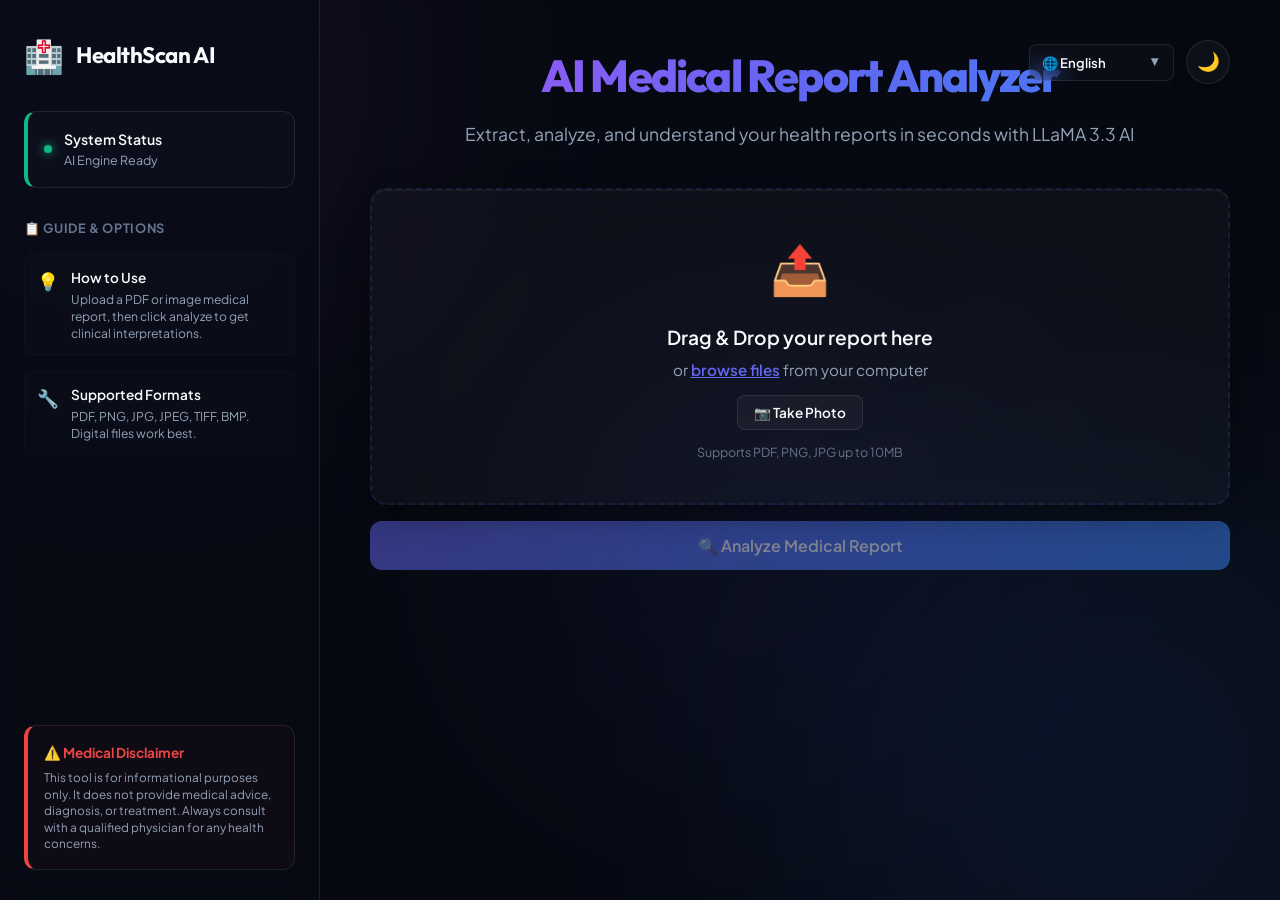
<file: public/index.html>
<!DOCTYPE html>
<html lang="en">
<head>
    <meta charset="UTF-8">
    <meta name="viewport" content="width=device-width, initial-scale=1.0">
    <title>AI Medical Report Analyzer</title>
    <!-- Google Fonts -->
    <link rel="preconnect" href="https://fonts.googleapis.com">
    <link rel="preconnect" href="https://fonts.gstatic.com" crossorigin>
    <link href="https://fonts.googleapis.com/css2?family=Outfit:wght@300;400;500;600;700;800&family=Plus+Jakarta+Sans:wght@300;400;500;600;700;800&display=swap" rel="stylesheet">
    <!-- CSS stylesheet link -->
    <link rel="stylesheet" href="/static/style.css">
</head>
<body>
    <div class="app-container">
        <!-- Ambient Background Glows -->
        <div class="glowing-orb orb-1"></div>
        <div class="glowing-orb orb-2"></div>
        <div class="glowing-orb orb-3"></div>

        <!-- Sidebar -->
        <aside class="sidebar">
            <div class="sidebar-header">
                <span class="icon">🏥</span>
                <h2>HealthScan AI</h2>
            </div>
            
            <div class="sidebar-card status-card">
                <span class="status-indicator"></span>
                <div>
                    <h4>System Status</h4>
                    <p>AI Engine Ready</p>
                </div>
            </div>

            <nav class="sidebar-nav">
                <h3>📋 Guide & Options</h3>
                <div class="nav-item">
                    <span class="nav-icon">💡</span>
                    <div>
                        <h4>How to Use</h4>
                        <p>Upload a PDF or image medical report, then click analyze to get clinical interpretations.</p>
                    </div>
                </div>
                <div class="nav-item">
                    <span class="nav-icon">🔧</span>
                    <div>
                        <h4>Supported Formats</h4>
                        <p>PDF, PNG, JPG, JPEG, TIFF, BMP. Digital files work best.</p>
                    </div>
                </div>
            </nav>

            <div class="sidebar-card disclaimer-card">
                <h4>⚠️ Medical Disclaimer</h4>
                <p>This tool is for informational purposes only. It does not provide medical advice, diagnosis, or treatment. Always consult with a qualified physician for any health concerns.</p>
            </div>
        </aside>

        <!-- Main Content Area -->
        <main class="main-content">
            <!-- Top Controls (Theme & Language) -->
            <div class="theme-toggle-wrapper">
                <div class="select-wrapper language-dropdown-wrapper">
                    <select id="languageSelect" class="form-select language-select-header">
                        <option value="English" selected>🌐 English</option>
                        <option value="Hindi">हिंदी (Hindi)</option>
                        <option value="Telugu">తెలుగు (Telugu)</option>
                        <option value="Tamil">தமிழ் (Tamil)</option>
                        <option value="Kannada">ಕನ್ನಡ (Kannada)</option>
                        <option value="Malayalam">മലയാളം (Malayalam)</option>
                        <option value="Bengali">বাংলা (Bengali)</option>
                        <option value="Marathi">मराठी (Marathi)</option>
                        <option value="Gujarati">ગુજરાતી (Gujarati)</option>
                    </select>
                </div>
                <button class="theme-btn" id="themeToggleBtn" title="Toggle Theme">
                    <span class="theme-btn-icon">🌙</span>
                </button>
            </div>

            <header class="app-header">
                <h1 class="gradient-text">AI Medical Report Analyzer</h1>
                <p class="subtitle">Extract, analyze, and understand your health reports in seconds with LLaMA 3.3 AI</p>
            </header>

            <section class="upload-section">
                <div class="glass-card upload-container" id="dropzone">
                    <input type="file" id="fileInput" accept=".pdf,.png,.jpg,.jpeg,.tiff,.bmp" style="display: none;">
                    <input type="file" id="cameraInput" accept="image/*" capture="environment" style="display: none;">
                    <div class="upload-icon">📤</div>
                    <h3>Drag & Drop your report here</h3>
                    <p>or <span class="browse-btn" id="browseBtn">browse files</span> from your computer</p>
                    <div class="camera-btn-wrapper" style="margin-top: 12px; margin-bottom: 8px;">
                        <button type="button" class="btn btn-secondary camera-btn-trigger" id="cameraBtn" style="width: auto; padding: 8px 16px; font-size: 0.85rem; border-radius: 8px; display: inline-flex; align-items: center; gap: 6px;">
                            <span>📷 Take Photo</span>
                        </button>
                    </div>
                    <span class="file-limits">Supports PDF, PNG, JPG up to 10MB</span>
                </div>

                <!-- Selected File Card -->
                <div class="glass-card file-card" id="fileCard" style="display: none;">
                    <div class="file-info-header">
                        <span class="file-icon" id="fileIcon">📄</span>
                        <div class="file-metadata">
                            <h4 id="fileName">report.pdf</h4>
                            <p id="fileSize">0.00 KB</p>
                        </div>
                        <button class="remove-file-btn" id="removeFileBtn" title="Remove file">&times;</button>
                    </div>
                </div>

                <!-- Action Button -->
                <button class="btn btn-primary" id="analyzeBtn" disabled>
                    <span class="btn-text">🔍 Analyze Medical Report</span>
                    <span class="btn-loader" style="display: none;">
                        <span class="spinner"></span>
                        <span class="loader-text" id="loaderText">Processing...</span>
                    </span>
                </button>
            </section>

            <!-- Results Dashboard (Hidden initially) -->
            <section class="results-section" id="resultsSection" style="display: none;">
                <div class="section-title-wrapper">
                    <span class="badge">Success</span>
                    <h2>📊 Clinical Analysis Dashboard</h2>
                </div>

                <!-- Dashboard Counters metrics row -->
                <div class="metrics-row" id="metricsRow">
                    <div class="glass-card metric-card">
                        <div class="metric-icon alert-icon">⚠️</div>
                        <div class="metric-data">
                            <span class="metric-num" id="metricConditions">0</span>
                            <span class="metric-label">Conditions Found</span>
                        </div>
                    </div>
                    <div class="glass-card metric-card">
                        <div class="metric-icon doctor-icon">👨‍⚕️</div>
                        <div class="metric-data">
                            <span class="metric-num" id="metricSpecialist">None</span>
                            <span class="metric-label">Specialist Needed</span>
                        </div>
                    </div>
                    <div class="glass-card metric-card">
                        <div class="metric-icon action-icon">⚡</div>
                        <div class="metric-data">
                            <span class="metric-num" id="metricActions">0</span>
                            <span class="metric-label">Immediate Actions</span>
                        </div>
                    </div>
                </div>

                <div class="dashboard-grid">
                    <!-- Left Panel: Summary & Specialist -->
                    <div class="grid-col-left">
                        <!-- Overall Severity Card -->
                        <div class="severity-card" id="severityCard">
                            <div class="severity-badge-wrapper">
                                <span class="severity-badge" id="overallSeverityLevel">MODERATE</span>
                            </div>
                            <h3 id="severityTitle">Severity Assessment</h3>
                            <p id="severityExplanation">Explanation of findings...</p>
                        </div>

                        <!-- Specialist Recommendation Card -->
                        <div class="glass-card doctor-card">
                            <h3>🏥 Specialist Consultation</h3>
                            <div class="doctor-details">
                                <div class="detail-item">
                                    <span class="detail-label">Recommended Practitioner</span>
                                    <span class="detail-value" id="doctorSpecialist">Endocrinologist</span>
                                </div>
                                <div class="detail-item">
                                    <span class="detail-label">Time Frame</span>
                                    <span class="detail-value warning" id="doctorTimeline">Soon</span>
                                </div>
                            </div>
                            <div class="doctor-reason">
                                <span class="detail-label">Reason for Consultation</span>
                                <p id="doctorReason">Explanation why this doctor is recommended.</p>
                            </div>
                        </div>

                        <!-- Connections Card -->
                        <div class="glass-card connections-card">
                            <h3>🔗 Condition Connections</h3>
                            <p id="connectionsText">How these health factors connect to each other...</p>
                        </div>
                    </div>

                    <!-- Right Panel: Tabs for Details -->
                    <div class="grid-col-right glass-card results-details-card">
                        <!-- Tab Headers -->
                        <div class="tab-list">
                            <button class="tab-btn active" data-tab="tab-diagnosis">🔍 Diagnosis</button>
                            <button class="tab-btn" data-tab="tab-diet">🥗 Diet & Nutrition</button>
                            <button class="tab-btn" data-tab="tab-lifestyle">🛡️ Habits & Lifestyle</button>
                            <button class="tab-btn" data-tab="tab-treatment">💊 Care & Timeline</button>
                        </div>

                        <!-- Tab Panes -->
                        <div class="tab-content">
                            <!-- Tab: Diagnosis -->
                            <div class="tab-pane active" id="tab-diagnosis">
                                <h3>Health Problems Found</h3>
                                <div class="problems-container" id="problemsList">
                                    <!-- Dynamic problem cards will render here -->
                                </div>
                            </div>

                            <!-- Tab: Diet & Nutrition -->
                            <div class="tab-pane" id="tab-diet">
                                <h3>Dietary Guidance</h3>
                                <div class="diet-grid">
                                    <div class="diet-card helpful">
                                        <h4>🟢 Foods to Include</h4>
                                        <ul id="helpfulFoodsList" class="icon-list check-list">
                                            <!-- Dynamic items -->
                                        </ul>
                                    </div>
                                    <div class="diet-card avoid">
                                        <h4>🔴 Foods to Avoid</h4>
                                        <ul id="avoidFoodsList" class="icon-list cross-list">
                                            <!-- Dynamic items -->
                                        </ul>
                                    </div>
                                </div>
                                <div class="diet-tips-section" id="dietTipsWrapper">
                                    <h4>💡 Diet & Eating Tips</h4>
                                    <ul id="dietTipsList" class="bullet-list">
                                        <!-- Dynamic items -->
                                    </ul>
                                </div>
                            </div>

                            <!-- Tab: Habits & Lifestyle -->
                            <div class="tab-pane" id="tab-lifestyle">
                                <h3>Habits & Lifestyle Actions</h3>
                                <div class="lifestyle-section">
                                    <h4>🚨 Immediate Actions Required</h4>
                                    <ul id="immediateActionsList" class="action-check-list">
                                        <!-- Dynamic items -->
                                    </ul>
                                </div>
                                <div class="lifestyle-section">
                                    <h4>🏃 Daily Changes & Habits</h4>
                                    <ul id="dailyChangesList" class="bullet-list">
                                        <!-- Dynamic items -->
                                    </ul>
                                </div>
                                <div class="lifestyle-section">
                                    <h4>⚠️ Activities to Avoid / Careful With</h4>
                                    <ul id="precautionsList" class="warning-list">
                                        <!-- Dynamic items -->
                                    </ul>
                                </div>
                            </div>

                            <!-- Tab: Care & Timeline -->
                            <div class="tab-pane" id="tab-treatment">
                                <h3>Care Expectations & Timeline</h3>
                                <div class="care-block">
                                    <h4>💊 Expected Treatment Protocols</h4>
                                    <ul id="treatmentList" class="bullet-list">
                                        <!-- Dynamic items -->
                                    </ul>
                                </div>
                                <div class="care-block">
                                    <h4>📅 Recommended Monitoring & Follow-up</h4>
                                    <ul id="followUpList" class="timeline-list">
                                        <!-- Dynamic items -->
                                    </ul>
                                </div>
                            </div>
                        </div>
                    </div>
                </div>

                <!-- Footer Dashboard Controls -->
                <div class="dashboard-footer">
                    <button class="btn btn-secondary" id="printReportBtn">🖨️ Print / Save PDF Summary</button>
                    <button class="btn btn-secondary" id="rawReportDownloadBtn">💾 Download Analysis Data</button>
                </div>
            </section>
        </main>
    </div>

    <!-- Camera Capture Modal -->
    <div class="camera-modal" id="cameraModal" style="display: none;">
        <div class="camera-modal-content glass-card">
            <div class="camera-modal-header">
                <h3>📷 Take Photo with Camera</h3>
                <button class="close-modal-btn" id="closeCameraBtn" aria-label="Close modal">&times;</button>
            </div>
            <div class="camera-modal-body">
                <div class="video-container" id="videoContainer">
                    <video id="webcamVideo" autoplay playsinline muted></video>
                    <div class="camera-placeholder" id="cameraPlaceholder">
                        <span class="placeholder-icon">📷</span>
                        <p>Waiting for camera access...</p>
                    </div>
                </div>
                <div class="preview-container" id="cameraPreviewContainer" style="display: none;">
                    <canvas id="capturedCanvas" style="display: none;"></canvas>
                    <img id="capturedImage" alt="Captured report snapshot">
                </div>
                <div class="select-wrapper camera-select-wrapper" id="cameraSelectWrapper" style="display: none;">
                    <select id="cameraSelect" class="form-select">
                        <option value="">Default Camera</option>
                    </select>
                </div>
            </div>
            <div class="camera-modal-footer">
                <button class="btn btn-secondary" id="cancelCaptureBtn">Cancel</button>
                <button class="btn btn-primary" id="capturePhotoBtn">
                    <span>📸 Capture Photo</span>
                </button>
                <button class="btn btn-primary" id="usePhotoBtn" style="display: none;">
                    <span>✔️ Use Photo</span>
                </button>
                <button class="btn btn-secondary" id="retakePhotoBtn" style="display: none;">
                    <span>🔄 Retake</span>
                </button>
            </div>
        </div>
    </div>

    <!-- main.js link -->
    <script src="/static/main.js"></script>
</body>
</html>
</file>
<file: static/style.css>
/* CSS Design System for HealthScan AI Dashboard */

:root {
    /* Color Tokens (Dark Mode Default) */
    --bg-base: #060911;
    --bg-sidebar: rgba(8, 12, 22, 0.65);
    --bg-surface: rgba(255, 255, 255, 0.03);
    --bg-surface-hover: rgba(255, 255, 255, 0.06);
    --border-color: rgba(255, 255, 255, 0.09);
    --border-color-hover: rgba(255, 255, 255, 0.18);
    
    --text-primary: #f8fafc;
    --text-secondary: #94a3b8;
    --text-muted: #64748b;
    --shadow-color: rgba(0, 0, 0, 0.4);
    
    /* Brand Gradients */
    --brand-primary: #6366f1;
    --brand-secondary: #3b82f6;
    --brand-accent: #a855f7;
    --primary-gradient: linear-gradient(135deg, #a855f7 0%, #6366f1 50%, #3b82f6 100%);
    --card-gradient: linear-gradient(135deg, rgba(255, 255, 255, 0.04) 0%, rgba(255, 255, 255, 0.01) 100%);
    
    /* Severity Colors */
    --normal-color: #10b981;
    --normal-gradient: linear-gradient(135deg, rgba(16, 185, 129, 0.15) 0%, rgba(16, 185, 129, 0.03) 100%);
    
    --mild-color: #f59e0b;
    --mild-gradient: linear-gradient(135deg, rgba(245, 158, 11, 0.15) 0%, rgba(245, 158, 11, 0.03) 100%);
    
    --moderate-color: #f97316;
    --moderate-gradient: linear-gradient(135deg, rgba(249, 115, 22, 0.15) 0%, rgba(249, 115, 22, 0.03) 100%);
    
    --severe-color: #ef4444;
    --severe-gradient: linear-gradient(135deg, rgba(239, 68, 68, 0.18) 0%, rgba(239, 68, 68, 0.04) 100%);

    /* Transitions */
    --transition-smooth: all 0.3s cubic-bezier(0.4, 0, 0.2, 1);
}

/* Light Mode Variables Override */
[data-theme="light"] {
    --bg-base: #f8fafc;
    --bg-sidebar: rgba(255, 255, 255, 0.8);
    --bg-surface: rgba(255, 255, 255, 0.75);
    --bg-surface-hover: rgba(255, 255, 255, 0.95);
    --border-color: rgba(99, 102, 241, 0.1);
    --border-color-hover: rgba(99, 102, 241, 0.25);
    
    --text-primary: #0f172a;
    --text-secondary: #475569;
    --text-muted: #94a3b8;
    --shadow-color: rgba(99, 102, 241, 0.06);
    
    --brand-primary: #4f46e5;
    --brand-secondary: #2563eb;
    --brand-accent: #9333ea;
    --primary-gradient: linear-gradient(135deg, #9333ea 0%, #4f46e5 50%, #2563eb 100%);
    --card-gradient: linear-gradient(135deg, rgba(255, 255, 255, 0.9) 0%, rgba(255, 255, 255, 0.7) 100%);
    
    /* Modified severity gradients for light mode */
    --normal-gradient: linear-gradient(135deg, rgba(16, 185, 129, 0.08) 0%, rgba(16, 185, 129, 0.02) 100%);
    --mild-gradient: linear-gradient(135deg, rgba(245, 158, 11, 0.08) 0%, rgba(245, 158, 11, 0.02) 100%);
    --moderate-gradient: linear-gradient(135deg, rgba(249, 115, 22, 0.08) 0%, rgba(249, 115, 22, 0.02) 100%);
    --severe-gradient: linear-gradient(135deg, rgba(239, 68, 68, 0.1) 0%, rgba(239, 68, 68, 0.02) 100%);
}

/* Global Reset */
* {
    margin: 0;
    padding: 0;
    box-sizing: border-box;
    /* Soft global background/border change transition */
    transition: background-color 0.4s ease, border-color 0.4s ease, box-shadow 0.4s ease;
}

body {
    background-color: var(--bg-base);
    color: var(--text-primary);
    font-family: 'Plus Jakarta Sans', 'Outfit', -apple-system, sans-serif;
    line-height: 1.6;
    overflow-x: hidden;
    min-height: 100vh;
}

/* Layout Framework */
.app-container {
    display: flex;
    min-height: 100vh;
    width: 100vw;
    position: relative;
    overflow-x: hidden;
}

/* Ambient Background Glows */
.glowing-orb {
    position: absolute;
    border-radius: 50%;
    filter: blur(140px);
    opacity: 0.12;
    z-index: 1;
    pointer-events: none;
    animation: floatGlow 15s infinite alternate ease-in-out;
}

[data-theme="light"] .glowing-orb {
    opacity: 0.04;
    filter: blur(160px);
}

.orb-1 {
    width: 450px;
    height: 450px;
    background: var(--brand-accent);
    top: -150px;
    left: -100px;
}

.orb-2 {
    width: 550px;
    height: 550px;
    background: var(--brand-secondary);
    bottom: -150px;
    right: -100px;
    animation-delay: -5s;
}

.orb-3 {
    width: 350px;
    height: 350px;
    background: var(--brand-primary);
    top: 40%;
    left: 45%;
    animation-delay: -10s;
}

@keyframes floatGlow {
    0% { transform: scale(1) translate(0px, 0px); }
    50% { transform: scale(1.15) translate(50px, -40px); }
    100% { transform: scale(0.9) translate(-30px, 30px); }
}

/* Sidebar Styling */
.sidebar {
    width: 320px;
    background-color: var(--bg-sidebar);
    backdrop-filter: blur(25px);
    -webkit-backdrop-filter: blur(25px);
    border-right: 1px solid var(--border-color);
    padding: 30px 24px;
    display: flex;
    flex-direction: column;
    gap: 30px;
    flex-shrink: 0;
    z-index: 10;
    position: relative;
}

.sidebar-header {
    display: flex;
    align-items: center;
    gap: 12px;
}

.sidebar-header .icon {
    font-size: 2rem;
}

.sidebar-header h2 {
    font-family: 'Outfit', sans-serif;
    font-size: 1.4rem;
    font-weight: 700;
    letter-spacing: -0.02em;
    color: var(--text-primary);
}

/* Sidebar components */
.sidebar-card {
    background: rgba(255, 255, 255, 0.015);
    border: 1px solid var(--border-color);
    border-radius: 12px;
    padding: 16px;
}

[data-theme="light"] .sidebar-card {
    background: rgba(99, 102, 241, 0.02);
}

.status-card {
    display: flex;
    align-items: center;
    gap: 12px;
    border-left: 4px solid var(--normal-color);
}

.status-indicator {
    width: 8px;
    height: 8px;
    border-radius: 50%;
    background-color: var(--normal-color);
    box-shadow: 0 0 10px var(--normal-color);
}

.status-card h4 {
    font-size: 0.88rem;
    font-weight: 600;
}

.status-card p {
    font-size: 0.78rem;
    color: var(--text-secondary);
}

.sidebar-nav {
    display: flex;
    flex-direction: column;
    gap: 16px;
}

.sidebar-nav h3 {
    font-size: 0.8rem;
    text-transform: uppercase;
    letter-spacing: 0.05em;
    color: var(--text-muted);
}

.nav-item {
    display: flex;
    gap: 12px;
    padding: 12px;
    border-radius: 8px;
    background: rgba(255, 255, 255, 0.01);
    border: 1px solid rgba(255, 255, 255, 0.02);
}

[data-theme="light"] .nav-item {
    background: #f8fafc;
    border: 1px solid rgba(0, 0, 0, 0.02);
}

.nav-icon {
    font-size: 1.1rem;
}

.nav-item h4 {
    font-size: 0.85rem;
    font-weight: 600;
    margin-bottom: 2px;
}

.nav-item p {
    font-size: 0.76rem;
    color: var(--text-secondary);
    line-height: 1.4;
}

.disclaimer-card {
    margin-top: auto;
    border-left: 4px solid var(--severe-color);
    background: rgba(239, 68, 68, 0.03);
}

.disclaimer-card h4 {
    font-size: 0.85rem;
    color: var(--severe-color);
    margin-bottom: 6px;
}

.disclaimer-card p {
    font-size: 0.74rem;
    color: var(--text-secondary);
    line-height: 1.4;
}

/* Language Selector Styling */
.language-card {
    display: flex;
    flex-direction: column;
    gap: 8px;
}

.language-card h4 {
    font-size: 0.8rem;
    text-transform: uppercase;
    letter-spacing: 0.05em;
    color: var(--text-muted);
    font-weight: 600;
}

.select-wrapper {
    position: relative;
    width: 100%;
}

.form-select {
    width: 100%;
    padding: 10px 36px 10px 14px;
    background: var(--bg-surface);
    border: 1px solid var(--border-color);
    border-radius: 8px;
    color: var(--text-primary);
    font-family: 'Plus Jakarta Sans', sans-serif;
    font-size: 0.88rem;
    font-weight: 500;
    cursor: pointer;
    outline: none;
    transition: var(--transition-smooth);
    appearance: none;
    -webkit-appearance: none;
}

.form-select:focus {
    border-color: var(--brand-primary);
    box-shadow: 0 0 10px rgba(99, 102, 241, 0.15);
}

.select-wrapper::after {
    content: "▼";
    font-size: 0.65rem;
    color: var(--text-secondary);
    position: absolute;
    right: 14px;
    top: 50%;
    transform: translateY(-50%);
    pointer-events: none;
}

/* Main Content Styling */
.main-content {
    flex-grow: 1;
    padding: 40px 50px;
    max-width: 1400px;
    margin: 0 auto;
    display: flex;
    flex-direction: column;
    gap: 30px;
    width: calc(100% - 320px);
    position: relative; /* Setup absolute relative context for switcher button */
}

/* Floating Theme Switcher Button */
.theme-toggle-wrapper {
    position: absolute;
    top: 40px;
    right: 50px;
    z-index: 100;
    display: flex;
    align-items: center;
    gap: 12px;
}

.language-dropdown-wrapper {
    width: 145px;
}

.language-select-header {
    background: rgba(255, 255, 255, 0.02) !important;
    border: 1px solid var(--border-color) !important;
    backdrop-filter: blur(12px);
    -webkit-backdrop-filter: blur(12px);
    border-radius: 8px;
    padding: 9px 30px 9px 12px;
    font-size: 0.82rem;
    font-weight: 600;
    color: var(--text-primary);
    transition: var(--transition-smooth);
}

[data-theme="light"] .language-select-header {
    background: rgba(0, 0, 0, 0.015) !important;
    color: var(--text-primary);
}

.language-select-header:hover {
    border-color: var(--brand-primary) !important;
    background: rgba(255, 255, 255, 0.04) !important;
}

.theme-btn {
    background: var(--bg-surface);
    border: 1px solid var(--border-color);
    color: var(--text-primary);
    width: 44px;
    height: 44px;
    border-radius: 50%;
    cursor: pointer;
    display: flex;
    align-items: center;
    justify-content: center;
    transition: var(--transition-smooth);
    box-shadow: 0 4px 16px var(--shadow-color);
}

.theme-btn:hover {
    transform: rotate(15deg) scale(1.05);
    border-color: var(--border-color-hover);
    background: var(--bg-surface-hover);
}

.theme-btn-icon {
    font-size: 1.15rem;
}

/* Header typography */
.app-header {
    text-align: center;
    margin-bottom: 10px;
}

.gradient-text {
    font-family: 'Outfit', sans-serif;
    font-weight: 800;
    font-size: 2.8rem;
    letter-spacing: -0.04em;
    background: var(--primary-gradient);
    -webkit-background-clip: text;
    -webkit-text-fill-color: transparent;
    margin-bottom: 8px;
}

.subtitle {
    color: var(--text-secondary);
    font-size: 1.1rem;
}

/* Glass Cards */
.glass-card {
    background: var(--bg-surface);
    backdrop-filter: blur(16px);
    -webkit-backdrop-filter: blur(16px);
    border: 1px solid var(--border-color);
    border-radius: 16px;
    padding: 24px;
    box-shadow: 0 8px 32px 0 var(--shadow-color), inset 0 1px 0px rgba(255, 255, 255, 0.05);
    transition: var(--transition-smooth);
    z-index: 2;
    position: relative;
}

[data-theme="light"] .glass-card {
    box-shadow: 0 8px 32px 0 var(--shadow-color), inset 0 1px 0px rgba(255, 255, 255, 0.6);
}

.glass-card:hover {
    border-color: var(--border-color-hover);
    box-shadow: 0 12px 40px 0 var(--shadow-color), 0 0 15px rgba(99, 102, 241, 0.05);
}

/* File Upload Component */
.upload-section {
    display: flex;
    flex-direction: column;
    gap: 16px;
}

.upload-container {
    text-align: center;
    padding: 40px 20px;
    border: 2px dashed rgba(99, 102, 241, 0.15);
    cursor: pointer;
    transition: var(--transition-smooth);
}

[data-theme="light"] .upload-container {
    border-color: rgba(99, 102, 241, 0.2);
}

.upload-container:hover {
    border-color: var(--brand-primary);
    background: rgba(99, 102, 241, 0.02);
    box-shadow: 0 0 25px rgba(99, 102, 241, 0.12);
}

.upload-container.dragover {
    border-color: var(--brand-primary);
    background: rgba(99, 102, 241, 0.05);
    box-shadow: 0 0 25px rgba(99, 102, 241, 0.2);
}

.upload-icon {
    font-size: 3rem;
    margin-bottom: 15px;
    transition: var(--transition-smooth);
}

.upload-container:hover .upload-icon {
    transform: translateY(-5px);
}

.upload-container h3 {
    font-size: 1.2rem;
    font-weight: 600;
    margin-bottom: 6px;
}

.upload-container p {
    font-size: 0.95rem;
    color: var(--text-secondary);
    margin-bottom: 12px;
}

.browse-btn {
    color: var(--brand-primary);
    font-weight: 600;
    text-decoration: underline;
}

.file-limits {
    font-size: 0.78rem;
    color: var(--text-muted);
}

/* File info cards */
.file-card {
    padding: 16px 20px;
    background: rgba(99, 102, 241, 0.04);
    border-color: rgba(99, 102, 241, 0.2);
    animation: slideIn 0.3s ease;
}

.file-info-header {
    display: flex;
    align-items: center;
    gap: 16px;
}

.file-icon {
    font-size: 1.8rem;
}

.file-metadata {
    flex-grow: 1;
}

.file-metadata h4 {
    font-size: 0.95rem;
    font-weight: 600;
    color: var(--text-primary);
    word-break: break-all;
}

.file-metadata p {
    font-size: 0.8rem;
    color: var(--text-secondary);
}

.remove-file-btn {
    background: transparent;
    border: none;
    color: var(--text-muted);
    font-size: 1.5rem;
    cursor: pointer;
    line-height: 1;
    transition: var(--transition-smooth);
    padding: 4px;
}

.remove-file-btn:hover {
    color: var(--severe-color);
}

/* Buttons */
.btn {
    font-family: 'Plus Jakarta Sans', sans-serif;
    font-weight: 600;
    border: none;
    border-radius: 12px;
    padding: 14px 28px;
    font-size: 1rem;
    cursor: pointer;
    display: inline-flex;
    align-items: center;
    justify-content: center;
    gap: 8px;
    transition: var(--transition-smooth);
    width: 100%;
}

.btn-primary {
    background: linear-gradient(135deg, #6366f1 0%, #3b82f6 100%);
    color: white;
    box-shadow: 0 4px 20px rgba(99, 102, 241, 0.25);
}

.btn-primary:hover:not(:disabled) {
    transform: translateY(-2px);
    box-shadow: 0 6px 26px rgba(99, 102, 241, 0.45);
    background: linear-gradient(135deg, #4f46e5 0%, #2563eb 100%);
}

.btn-primary:disabled {
    opacity: 0.5;
    cursor: not-allowed;
    box-shadow: none;
}

.btn-secondary {
    background: rgba(255, 255, 255, 0.04);
    border: 1px solid var(--border-color);
    color: var(--text-primary);
}

[data-theme="light"] .btn-secondary {
    background: #ffffff;
}

.btn-secondary:hover {
    background: rgba(255, 255, 255, 0.08);
    border-color: rgba(255, 255, 255, 0.2);
}

[data-theme="light"] .btn-secondary:hover {
    background: #f8fafc;
    border-color: var(--border-color-hover);
}

/* Loader styling */
.btn-loader {
    display: inline-flex;
    align-items: center;
    gap: 12px;
}

.spinner {
    width: 20px;
    height: 20px;
    border: 3px solid rgba(255, 255, 255, 0.2);
    border-top: 3px solid white;
    border-radius: 50%;
    animation: spin 1s linear infinite;
}

.loader-text {
    font-size: 0.95rem;
}

/* Results Section Layout */
.results-section {
    animation: fadeIn 0.5s ease-out;
}

.section-title-wrapper {
    display: flex;
    align-items: center;
    gap: 12px;
    margin-bottom: 24px;
}

.badge {
    background: rgba(16, 185, 129, 0.12);
    color: var(--normal-color);
    border: 1px solid rgba(16, 185, 129, 0.25);
    padding: 4px 10px;
    border-radius: 20px;
    font-size: 0.78rem;
    font-weight: 700;
    text-transform: uppercase;
}

.section-title-wrapper h2 {
    font-family: 'Outfit', sans-serif;
    font-size: 1.6rem;
    font-weight: 700;
}

/* Summary Metrics Layout */
.metrics-row {
    display: grid;
    grid-template-columns: repeat(auto-fit, minmax(220px, 1fr));
    gap: 20px;
    margin-bottom: 24px;
}

.metric-card {
    display: flex;
    align-items: center;
    gap: 16px;
    padding: 16px 20px;
}

.metric-icon {
    width: 44px;
    height: 44px;
    border-radius: 10px;
    display: flex;
    align-items: center;
    justify-content: center;
    font-size: 1.25rem;
    flex-shrink: 0;
}

.alert-icon { background: rgba(249, 115, 22, 0.1); color: var(--moderate-color); border: 1px solid rgba(249, 115, 22, 0.25); }
.doctor-icon { background: rgba(99, 102, 241, 0.1); color: var(--brand-primary); border: 1px solid rgba(99, 102, 241, 0.25); }
.action-icon { background: rgba(168, 85, 247, 0.1); color: var(--brand-accent); border: 1px solid rgba(168, 85, 247, 0.25); }

.metric-data {
    display: flex;
    flex-direction: column;
    gap: 2px;
    overflow: hidden;
}

.metric-num {
    font-family: 'Outfit', sans-serif;
    font-size: 1.35rem;
    font-weight: 800;
    color: var(--text-primary);
    line-height: 1.1;
    white-space: nowrap;
    text-overflow: ellipsis;
    overflow: hidden;
}

.metric-label {
    font-size: 0.74rem;
    text-transform: uppercase;
    color: var(--text-secondary);
    font-weight: 600;
    letter-spacing: 0.05em;
}

/* Dashboard Columns Grid */
.dashboard-grid {
    display: grid;
    grid-template-columns: 360px 1fr;
    gap: 24px;
    margin-bottom: 24px;
}

/* Left Column Widgets */
.grid-col-left {
    display: flex;
    flex-direction: column;
    gap: 20px;
}

/* Severity Indicator Card */
.severity-card {
    border-radius: 16px;
    padding: 24px;
    border: 1px solid;
    display: flex;
    flex-direction: column;
    gap: 12px;
    box-shadow: 0 8px 30px var(--shadow-color);
}

.severity-card-normal {
    background: var(--normal-gradient);
    border-color: rgba(16, 185, 129, 0.3);
    color: #065f46;
}
[data-theme="dark"] .severity-card-normal { color: #a7f3d0; }
.severity-card-normal .severity-badge { background-color: var(--normal-color); color: #fff; }

.severity-card-mild {
    background: var(--mild-gradient);
    border-color: rgba(245, 158, 11, 0.3);
    color: #92400e;
}
[data-theme="dark"] .severity-card-mild { color: #fde68a; }
.severity-card-mild .severity-badge { background-color: var(--mild-color); color: #fff; }

.severity-card-moderate {
    background: var(--moderate-gradient);
    border-color: rgba(249, 115, 22, 0.3);
    color: #c2410c;
}
[data-theme="dark"] .severity-card-moderate { color: #fed7aa; }
.severity-card-moderate .severity-badge { background-color: var(--moderate-color); color: #fff; }

.severity-card-severe {
    background: var(--severe-gradient);
    border-color: rgba(239, 68, 68, 0.4);
    color: #991b1b;
    animation: severePulse 2s infinite alternate;
}
[data-theme="dark"] .severity-card-severe { color: #fca5a5; }
.severity-card-severe .severity-badge { background-color: var(--severe-color); color: #fff; }

.severity-badge-wrapper {
    display: flex;
}

.severity-badge {
    font-size: 0.78rem;
    font-weight: 800;
    padding: 4px 12px;
    border-radius: 20px;
    text-transform: uppercase;
    letter-spacing: 0.05em;
}

.severity-card h3 {
    font-size: 1.15rem;
    font-weight: 700;
    color: var(--text-primary);
}

.severity-card p {
    font-size: 0.92rem;
    line-height: 1.5;
}

/* Doctor card styling */
.doctor-card h3 {
    font-size: 1.1rem;
    margin-bottom: 15px;
    color: var(--brand-primary);
}

.doctor-details {
    display: grid;
    grid-template-columns: 1fr 1fr;
    gap: 15px;
    margin-bottom: 15px;
}

.detail-item {
    display: flex;
    flex-direction: column;
    gap: 4px;
}

.detail-label {
    font-size: 0.72rem;
    text-transform: uppercase;
    color: var(--text-muted);
    font-weight: 600;
    letter-spacing: 0.05em;
}

.detail-value {
    font-size: 0.96rem;
    font-weight: 700;
    color: var(--text-primary);
}

.detail-value.warning {
    color: var(--severe-color);
}

.doctor-reason {
    border-top: 1px solid var(--border-color);
    padding-top: 12px;
}

.doctor-reason p {
    font-size: 0.86rem;
    color: var(--text-secondary);
    line-height: 1.5;
    margin-top: 4px;
}

.connections-card h3 {
    font-size: 1.1rem;
    margin-bottom: 12px;
    color: var(--brand-accent);
}

.connections-card p {
    font-size: 0.86rem;
    color: var(--text-secondary);
    line-height: 1.5;
}

/* Right Column Details Card */
.results-details-card {
    display: flex;
    flex-direction: column;
    padding: 0 !important;
    overflow: hidden;
}

/* Tab Headers */
.tab-list {
    display: flex;
    background: rgba(0, 0, 0, 0.15);
    border-bottom: 1px solid var(--border-color);
    padding: 8px 16px 0 16px;
    gap: 6px;
}

[data-theme="light"] .tab-list {
    background: rgba(99, 102, 241, 0.03);
}

.tab-btn {
    background: transparent;
    border: none;
    color: var(--text-secondary);
    padding: 12px 18px;
    font-family: 'Plus Jakarta Sans', sans-serif;
    font-size: 0.9rem;
    font-weight: 600;
    cursor: pointer;
    border-radius: 8px 8px 0 0;
    transition: var(--transition-smooth);
    position: relative;
}

.tab-btn:hover {
    color: var(--text-primary);
    background: rgba(255, 255, 255, 0.02);
}

.tab-btn.active {
    color: var(--brand-primary);
    background: var(--bg-surface);
    border: 1px solid var(--border-color);
    border-bottom: 1px solid var(--bg-surface);
    margin-bottom: -1px;
}

.tab-btn.active::after {
    content: '';
    position: absolute;
    bottom: 0;
    left: 20%;
    width: 60%;
    height: 3px;
    background: var(--brand-primary);
    box-shadow: 0 0 8px var(--brand-primary);
    border-radius: 20px;
}

[data-theme="light"] .tab-btn.active {
    background: #ffffff;
    border-bottom-color: #ffffff;
}

/* Tab content panes */
.tab-content {
    padding: 24px;
    flex-grow: 1;
    display: flex;
    flex-direction: column;
}

.tab-pane {
    display: none;
    flex-direction: column;
    gap: 20px;
    height: 100%;
    animation: fadeIn 0.3s ease;
}

.tab-pane.active {
    display: flex;
}

.tab-pane h3 {
    font-size: 1.3rem;
    font-weight: 700;
    margin-bottom: 8px;
    border-bottom: 1px solid var(--border-color);
    padding-bottom: 10px;
}

/* Problems / Diagnosis Items */
.problems-container {
    display: flex;
    flex-direction: column;
    gap: 16px;
}

.problem-item {
    background: rgba(255, 255, 255, 0.012);
    border: 1px solid var(--border-color);
    border-radius: 12px;
    overflow: hidden;
    transition: var(--transition-smooth);
}

[data-theme="light"] .problem-item {
    background: #ffffff;
}

.problem-header {
    padding: 16px 20px;
    display: flex;
    justify-content: space-between;
    align-items: center;
    cursor: pointer;
    user-select: none;
    background: rgba(255, 255, 255, 0.005);
}

.problem-header:hover {
    background: rgba(255, 255, 255, 0.02);
}

[data-theme="light"] .problem-header:hover {
    background: #f8fafc;
}

.problem-title-group {
    display: flex;
    align-items: center;
    gap: 12px;
}

.problem-title {
    font-size: 1.05rem;
    font-weight: 700;
}

.problem-badge {
    font-size: 0.72rem;
    padding: 2px 8px;
    border-radius: 4px;
    font-weight: 700;
    text-transform: uppercase;
}

.badge-normal { background: rgba(16, 185, 129, 0.08); color: #059669; border: 1px solid rgba(16, 185, 129, 0.18); }
[data-theme="dark"] .badge-normal { color: var(--normal-color); }

.badge-mild { background: rgba(245, 158, 11, 0.08); color: #d97706; border: 1px solid rgba(245, 158, 11, 0.18); }
[data-theme="dark"] .badge-mild { color: var(--mild-color); }

.badge-moderate { background: rgba(249, 115, 22, 0.08); color: #ea580c; border: 1px solid rgba(249, 115, 22, 0.18); }
[data-theme="dark"] .badge-moderate { color: var(--moderate-color); }

.badge-severe { background: rgba(239, 68, 68, 0.08); color: #dc2626; border: 1px solid rgba(239, 68, 68, 0.2); }
[data-theme="dark"] .badge-severe { color: var(--severe-color); }

.accordion-arrow {
    font-size: 0.8rem;
    color: var(--text-muted);
    transition: var(--transition-smooth);
}

.problem-item.expanded .accordion-arrow {
    transform: rotate(180deg);
}

.problem-body {
    display: none;
    padding: 20px;
    border-top: 1px solid var(--border-color);
    background: rgba(0, 0, 0, 0.08);
    flex-direction: column;
    gap: 15px;
}

[data-theme="light"] .problem-body {
    background: #fcfcfd;
}

.problem-item.expanded .problem-body {
    display: flex;
}

.problem-details-grid {
    display: grid;
    grid-template-columns: 1fr 1fr;
    gap: 20px;
}

.problem-detail-block h5 {
    font-size: 0.85rem;
    text-transform: uppercase;
    color: var(--text-muted);
    margin-bottom: 6px;
    font-weight: 700;
    letter-spacing: 0.05em;
}

.problem-detail-block p {
    font-size: 0.9rem;
    color: var(--text-secondary);
    line-height: 1.5;
}

/* Diet & Nutrition Styling */
.diet-grid {
    display: grid;
    grid-template-columns: 1fr 1fr;
    gap: 20px;
}

.diet-card {
    border-radius: 12px;
    padding: 20px;
    border: 1px solid;
    height: 100%;
}

.diet-card h4 {
    font-size: 1.05rem;
    font-weight: 700;
    margin-bottom: 12px;
}

.diet-card.helpful {
    background: linear-gradient(135deg, rgba(16, 185, 129, 0.04) 0%, rgba(16, 185, 129, 0.01) 100%);
    border-color: rgba(16, 185, 129, 0.18);
}
.diet-card.helpful h4 { color: #059669; }
[data-theme="dark"] .diet-card.helpful h4 { color: var(--normal-color); }

.diet-card.avoid {
    background: linear-gradient(135deg, rgba(239, 68, 68, 0.04) 0%, rgba(239, 68, 68, 0.01) 100%);
    border-color: rgba(239, 68, 68, 0.18);
}
.diet-card.avoid h4 { color: #dc2626; }
[data-theme="dark"] .diet-card.avoid h4 { color: var(--severe-color); }

/* Lists styles */
.icon-list {
    list-style: none;
    display: flex;
    flex-direction: column;
    gap: 10px;
}

.icon-list li {
    font-size: 0.88rem;
    position: relative;
    padding-left: 24px;
    color: var(--text-secondary);
}

.icon-list li strong {
    color: var(--text-primary);
}

.check-list li::before {
    content: "✓";
    position: absolute;
    left: 0;
    color: #059669;
    font-weight: 700;
}
[data-theme="dark"] .check-list li::before { color: var(--normal-color); }

.cross-list li::before {
    content: "✕";
    position: absolute;
    left: 0;
    color: #dc2626;
    font-weight: 700;
}
[data-theme="dark"] .cross-list li::before { color: var(--severe-color); }

.bullet-list {
    list-style: none;
    display: flex;
    flex-direction: column;
    gap: 8px;
    padding-left: 12px;
}

.bullet-list li {
    font-size: 0.9rem;
    color: var(--text-secondary);
    position: relative;
    padding-left: 16px;
}

.bullet-list li::before {
    content: "•";
    color: var(--brand-primary);
    position: absolute;
    left: 0;
    font-weight: bold;
}

.diet-tips-section {
    border-top: 1px solid var(--border-color);
    padding-top: 16px;
    margin-top: 8px;
}

.diet-tips-section h4 {
    font-size: 1.05rem;
    color: var(--brand-secondary);
    margin-bottom: 12px;
}

/* Habits & Lifestyle Actions lists */
.lifestyle-section {
    display: flex;
    flex-direction: column;
    gap: 12px;
}

.lifestyle-section h4 {
    font-size: 1.05rem;
    color: var(--text-primary);
}

.action-check-list {
    list-style: none;
    display: flex;
    flex-direction: column;
    gap: 10px;
}

.action-check-list li {
    background: rgba(99, 102, 241, 0.03);
    border: 1px solid rgba(99, 102, 241, 0.1);
    border-radius: 8px;
    padding: 10px 14px 10px 38px;
    font-size: 0.88rem;
    color: var(--text-primary);
    position: relative;
}

[data-theme="light"] .action-check-list li {
    background: rgba(99, 102, 241, 0.05);
}

.action-check-list li::before {
    content: "⚡";
    position: absolute;
    left: 14px;
    color: var(--brand-accent);
}

.warning-list {
    list-style: none;
    display: flex;
    flex-direction: column;
    gap: 8px;
}

.warning-list li {
    font-size: 0.9rem;
    color: var(--text-secondary);
    position: relative;
    padding-left: 20px;
}

.warning-list li::before {
    content: "⚠️";
    position: absolute;
    left: 0;
    font-size: 0.85rem;
}

/* Care Blocks / Timeline */
.care-block h4 {
    font-size: 1.05rem;
    margin-bottom: 10px;
}

.timeline-list {
    list-style: none;
    position: relative;
    padding-left: 24px;
    display: flex;
    flex-direction: column;
    gap: 20px;
}

.timeline-list::before {
    content: "";
    position: absolute;
    left: 6px;
    top: 5px;
    bottom: 5px;
    width: 2px;
    background: var(--border-color);
}

.timeline-list li {
    font-size: 0.9rem;
    color: var(--text-secondary);
    position: relative;
}

.timeline-list li::before {
    content: "";
    position: absolute;
    left: -23px;
    top: 5px;
    width: 10px;
    height: 10px;
    border-radius: 50%;
    background: var(--brand-primary);
    border: 2px solid var(--bg-base);
}

/* Dashboard controls footer */
.dashboard-footer {
    display: flex;
    justify-content: flex-end;
    gap: 15px;
}

.dashboard-footer .btn {
    width: auto;
}

/* Animations */
@keyframes spin {
    to { transform: rotate(360deg); }
}

@keyframes fadeIn {
    from { opacity: 0; transform: translateY(10px); }
    to { opacity: 1; transform: translateY(0); }
}

@keyframes slideIn {
    from { opacity: 0; transform: translateY(-8px); }
    to { opacity: 1; transform: translateY(0); }
}

@keyframes severePulse {
    0% {
        box-shadow: 0 0 10px rgba(239, 68, 68, 0.15);
        border-color: rgba(239, 68, 68, 0.4);
    }
    100% {
        box-shadow: 0 0 25px rgba(239, 68, 68, 0.4);
        border-color: rgba(239, 68, 68, 0.7);
    }
}

/* Responsive queries */
@media (max-width: 1200px) {
    .dashboard-grid {
        grid-template-columns: 1fr;
    }
}

@media (max-width: 900px) {
    .app-container {
        flex-direction: column;
    }
    .sidebar {
        width: 100%;
        border-right: none;
        border-bottom: 1px solid var(--border-color);
    }
    .main-content {
        width: 100%;
        padding: 30px 20px;
    }
    .diet-grid {
        grid-template-columns: 1fr;
    }
    .theme-toggle-wrapper {
        top: 25px;
        right: 20px;
    }
}

/* Camera Modal Overlay Styles */
.camera-modal {
    position: fixed;
    top: 0;
    left: 0;
    width: 100vw;
    height: 100vh;
    background: rgba(6, 9, 17, 0.85);
    backdrop-filter: blur(20px);
    -webkit-backdrop-filter: blur(20px);
    display: flex;
    align-items: center;
    justify-content: center;
    z-index: 2000;
    opacity: 0;
    animation: modalFadeIn 0.3s forwards cubic-bezier(0.4, 0, 0.2, 1);
}

@keyframes modalFadeIn {
    to { opacity: 1; }
}

.camera-modal-content {
    width: 90%;
    max-width: 640px;
    background: var(--bg-sidebar);
    border: 1px solid var(--border-color);
    border-radius: 20px;
    padding: 24px;
    display: flex;
    flex-direction: column;
    gap: 20px;
    box-shadow: 0 20px 50px rgba(0, 0, 0, 0.6);
    transform: scale(0.95);
    animation: modalScaleUp 0.3s forwards cubic-bezier(0.34, 1.56, 0.64, 1);
}

@keyframes modalScaleUp {
    to { transform: scale(1); }
}

.camera-modal-header {
    display: flex;
    justify-content: space-between;
    align-items: center;
    border-bottom: 1px solid var(--border-color);
    padding-bottom: 14px;
}

.camera-modal-header h3 {
    font-family: 'Outfit', sans-serif;
    font-size: 1.25rem;
    font-weight: 700;
    color: var(--text-primary);
}

.close-modal-btn {
    background: transparent;
    border: none;
    color: var(--text-muted);
    font-size: 1.8rem;
    cursor: pointer;
    line-height: 1;
    transition: var(--transition-smooth);
}

.close-modal-btn:hover {
    color: var(--severe-color);
}

.camera-modal-body {
    display: flex;
    flex-direction: column;
    gap: 16px;
}

.video-container, .preview-container {
    width: 100%;
    aspect-ratio: 4 / 3;
    background: #000;
    border-radius: 12px;
    overflow: hidden;
    position: relative;
    border: 1px solid var(--border-color);
}

#webcamVideo, #capturedImage {
    width: 100%;
    height: 100%;
    object-fit: cover;
}

/* Mirror the video feed only if it is a front camera */
#webcamVideo.mirrored {
    transform: scaleX(-1);
}

.camera-placeholder {
    position: absolute;
    top: 0;
    left: 0;
    width: 100%;
    height: 100%;
    display: flex;
    flex-direction: column;
    align-items: center;
    justify-content: center;
    gap: 12px;
    color: var(--text-secondary);
    background: #0d121f;
}

.placeholder-icon {
    font-size: 3rem;
    animation: pulseIcon 1.5s infinite ease-in-out;
}

@keyframes pulseIcon {
    0%, 100% { opacity: 0.6; transform: scale(1); }
    50% { opacity: 1; transform: scale(1.08); }
}

.camera-select-wrapper {
    margin-top: 4px;
}

.camera-modal-footer {
    display: flex;
    justify-content: flex-end;
    gap: 12px;
    border-top: 1px solid var(--border-color);
    padding-top: 16px;
}

.camera-modal-footer .btn {
    width: auto;
    min-width: 110px;
    padding: 10px 20px;
    font-size: 0.9rem;
}

/* Hover effects for trigger button */
.camera-btn-trigger {
    transition: var(--transition-smooth);
}
.camera-btn-trigger:hover {
    background: var(--bg-surface-hover);
    transform: scale(1.02);
}

/* Print Overrides */
@media print {
    html, body {
        background: white !important;
        color: black !important;
        overflow: visible !important;
        height: auto !important;
    }
    .app-container {
        display: block !important;
        overflow: visible !important;
        height: auto !important;
    }
    .sidebar, .upload-section, .tab-list, .dashboard-footer, .section-title-wrapper, .theme-toggle-wrapper {
        display: none !important;
    }
    .main-content {
        width: 100% !important;
        padding: 0 !important;
        display: block !important;
        overflow: visible !important;
    }
    .gradient-text {
        background: none !important;
        -webkit-text-fill-color: black !important;
        text-align: left !important;
        font-size: 2.2rem !important;
    }
    .subtitle {
        color: #555 !important;
        text-align: left !important;
    }
    .dashboard-grid {
        display: block !important;
    }
    .glass-card, .severity-card {
        background: none !important;
        border: 1px solid #ddd !important;
        color: black !important;
        box-shadow: none !important;
        margin-bottom: 20px !important;
        page-break-inside: avoid;
    }
    .results-details-card {
        display: block !important;
        overflow: visible !important;
        height: auto !important;
        max-height: none !important;
    }
    .tab-content {
        padding: 0 !important;
        display: block !important;
        overflow: visible !important;
        height: auto !important;
    }
    .tab-pane, .tab-pane.active {
        display: block !important;
        visibility: visible !important;
        opacity: 1 !important;
        overflow: visible !important;
        height: auto !important;
        page-break-before: always;
    }
    .problem-item {
        border: 1px solid #ddd !important;
        background: none !important;
        margin-bottom: 15px !important;
        page-break-inside: avoid;
    }
    .problem-body {
        display: flex !important;
        border-top: 1px solid #ddd !important;
        background: none !important;
    }
    .problems-container {
        display: block !important;
    }
    .problem-title-group h4 {
        color: black !important;
    }
    .accordion-arrow {
        display: none !important;
    }
    .problem-details-grid, .diet-grid, .doctor-details {
        display: block !important;
    }
    .problem-detail-block, .diet-card {
        margin-bottom: 15px !important;
    }
}
</file>
